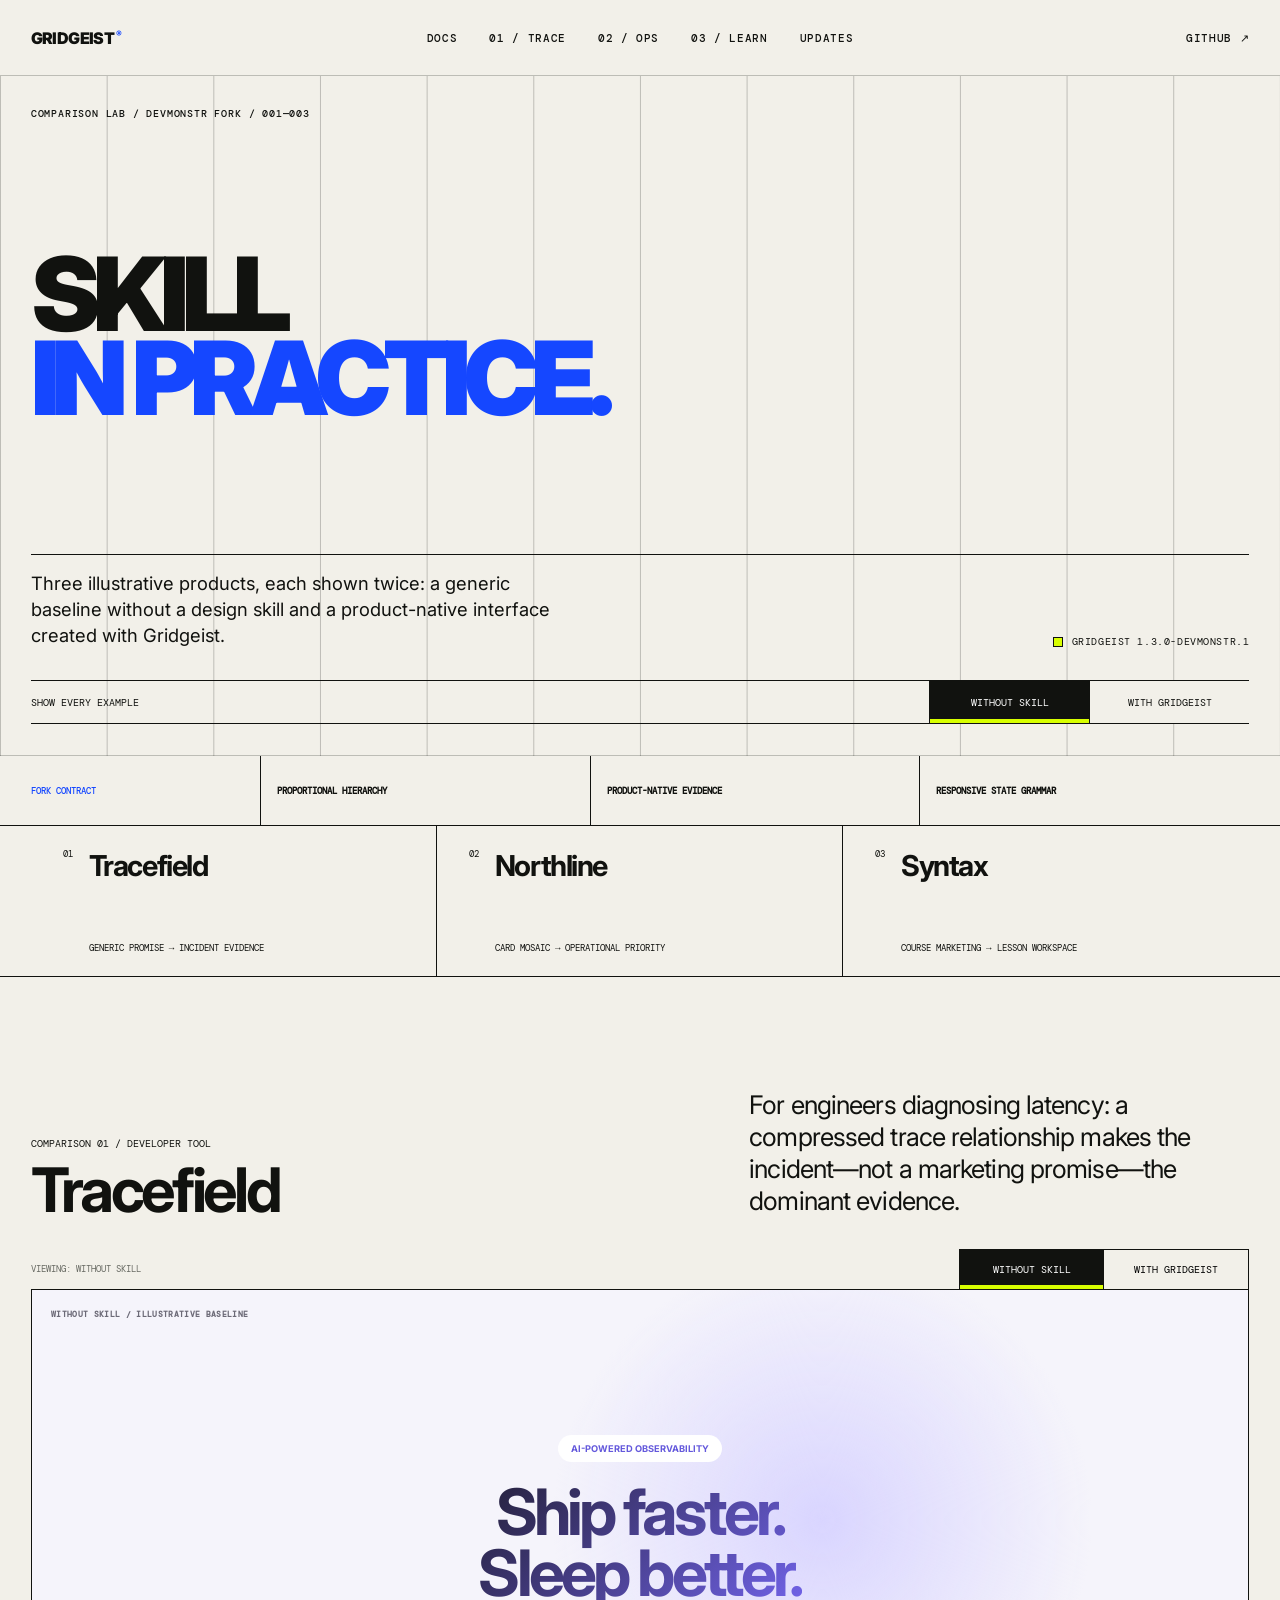
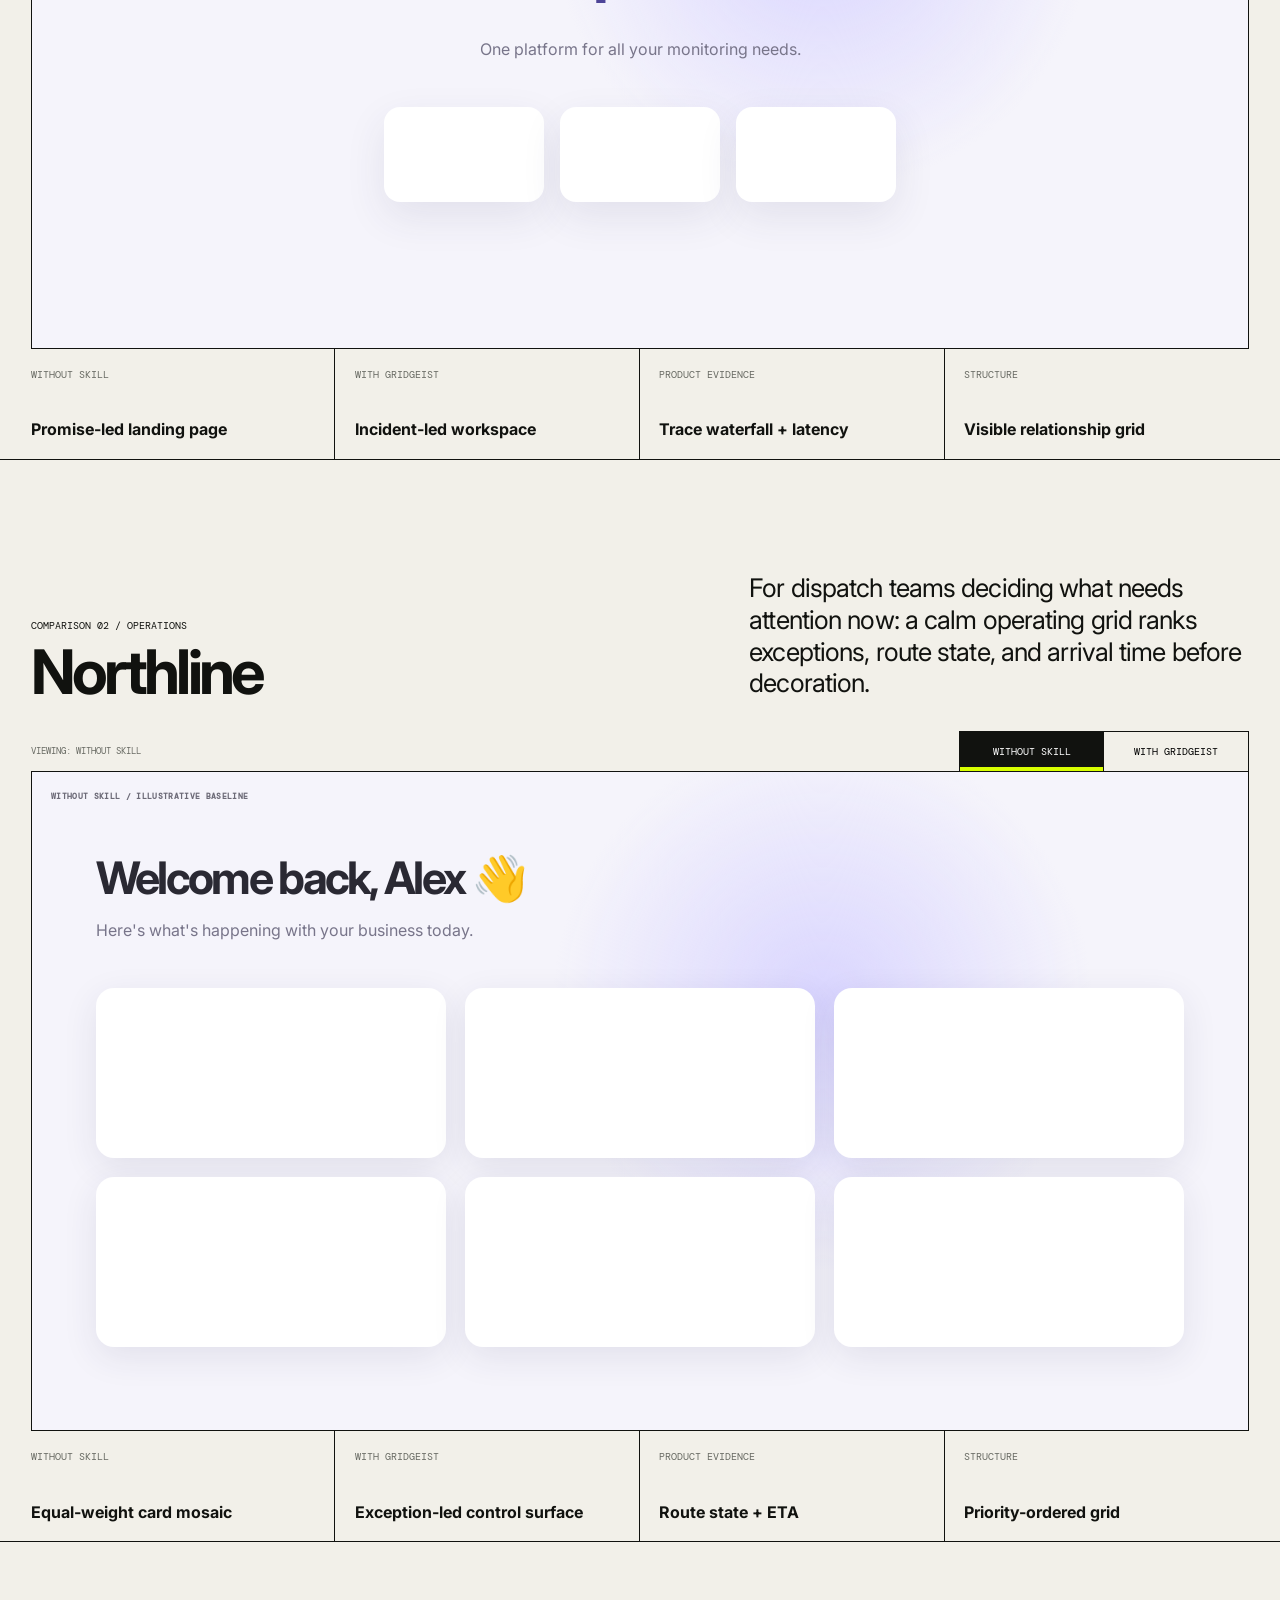
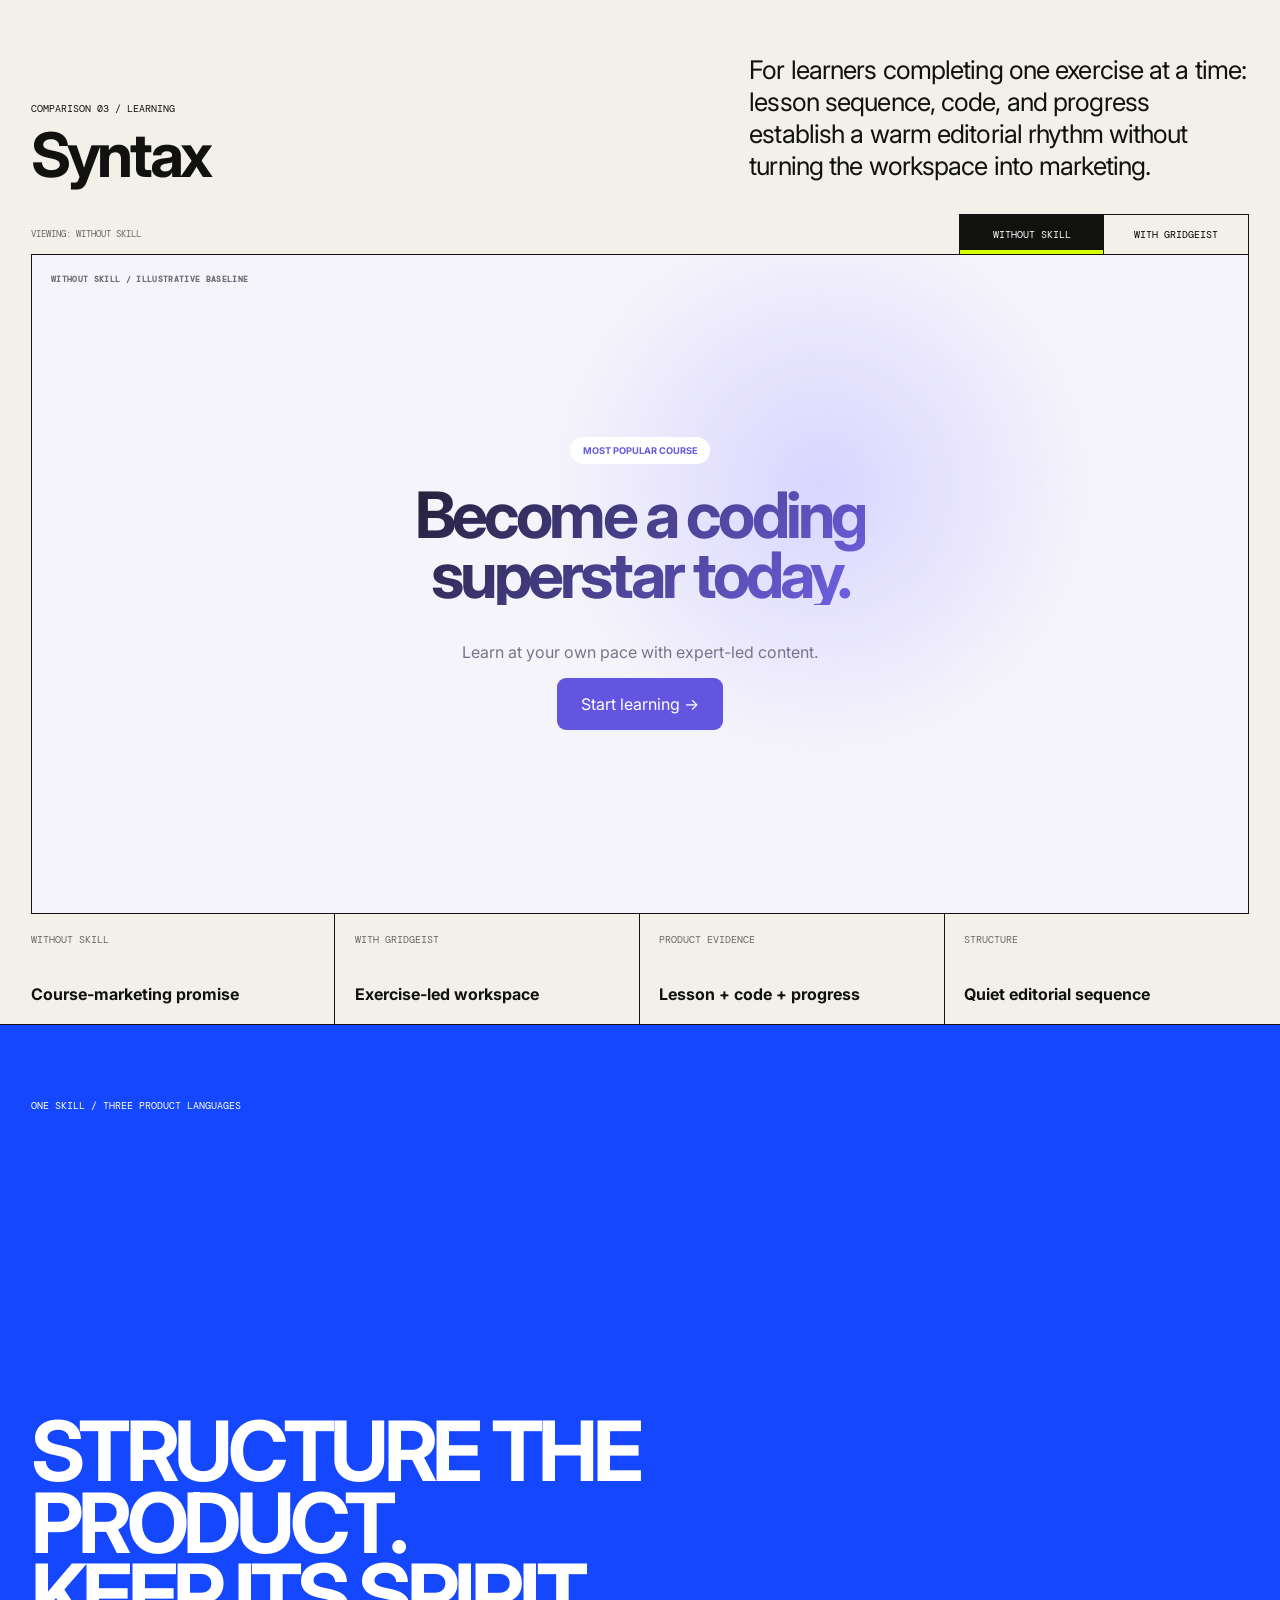
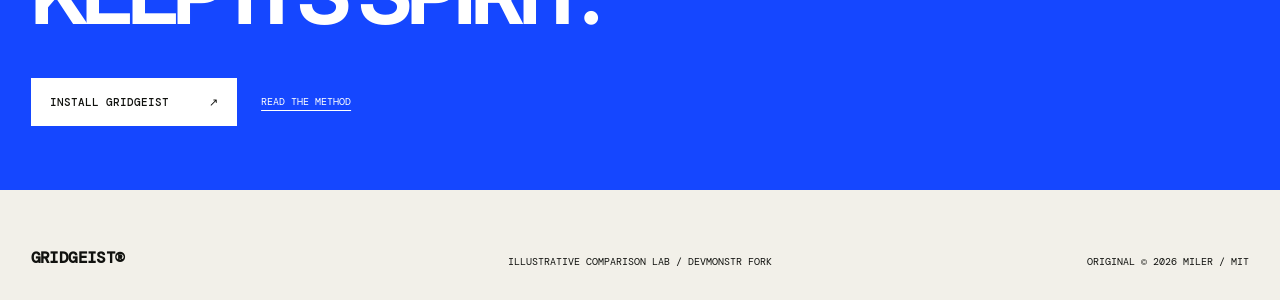
<file: site/examples/index.html>
<!doctype html>
<html lang="en">
  <head>
    <meta charset="UTF-8" />
    <meta name="viewport" content="width=device-width, initial-scale=1.0" />
    <meta name="description" content="Three live comparisons showing interfaces without a design skill and after applying the devmonstr Gridgeist skill." />
    <title>Examples — Gridgeist</title>
    <link rel="canonical" href="https://devmonstr.github.io/gridgeist/examples/" />
    <meta property="og:type" content="website" />
    <meta property="og:site_name" content="Gridgeist" />
    <meta property="og:title" content="Gridgeist Examples — Without the skill / With Gridgeist" />
    <meta property="og:description" content="Three live product-interface comparisons built with the devmonstr Gridgeist fork." />
    <meta property="og:url" content="https://devmonstr.github.io/gridgeist/examples/" />
    <meta property="og:image" content="https://devmonstr.github.io/gridgeist/og-image.png" />
    <meta property="og:image:width" content="1200" />
    <meta property="og:image:height" content="630" />
    <meta property="og:image:alt" content="Gridgeist — Structure with spirit on a precise cobalt grid" />
    <meta property="og:locale" content="en_US" />
    <meta name="twitter:card" content="summary_large_image" />
    <meta name="twitter:title" content="Gridgeist Examples — Without the skill / With Gridgeist" />
    <meta name="twitter:description" content="Three live product-interface comparisons built with the devmonstr Gridgeist fork." />
    <meta name="twitter:image" content="https://devmonstr.github.io/gridgeist/og-image.png" />
    <link rel="icon" href="../favicon.ico" sizes="any" />
    <link rel="stylesheet" href="../styles.css" />
    <link rel="stylesheet" href="./examples.css" />
    <script src="./examples.js" defer></script>
  </head>
  <body>
    <a class="skip-link" href="#main">Skip to content</a>
    <header class="site-header">
      <a class="wordmark" href="../">GRIDGEIST<span>®</span></a>
      <nav class="desktop-nav" aria-label="Primary navigation"><a href="../docs/">Docs</a><a href="#observability">01 / Trace</a><a href="#operations">02 / Ops</a><a href="#learning">03 / Learn</a><a href="../updates/">Updates</a></nav>
      <details class="mobile-menu"><summary>Menu</summary><nav aria-label="Mobile navigation"><a href="../docs/">Docs</a><a href="#observability">01 / Trace</a><a href="#operations">02 / Ops</a><a href="#learning">03 / Learn</a><a href="../updates/">Updates</a></nav></details>
      <div class="header-actions"><a class="header-github" href="https://github.com/devmonstr/gridgeist">GitHub ↗</a></div>
    </header>

    <main id="main">
      <section class="gallery-hero">
        <p class="eyebrow">Comparison lab / devmonstr fork / 001—003</p>
        <h1><span>SKILL</span><span>IN PRACTICE.</span></h1>
        <div class="gallery-intro"><p>Three illustrative products, each shown twice: a generic baseline without a design skill and a product-native interface created with Gridgeist.</p><span class="version-mark">GRIDGEIST 1.3.0-DEVMONSTR.1</span></div>
        <div class="gallery-switch" role="group" aria-label="Change every comparison">
          <span>Show every example</span>
          <button data-gallery-view="before" aria-pressed="true">Without skill</button>
          <button data-gallery-view="after" aria-pressed="false">With Gridgeist</button>
        </div>
      </section>

      <aside class="gallery-contract" aria-label="Gridgeist contract shared by all examples"><span>FORK CONTRACT</span><b>Proportional hierarchy</b><b>Product-native evidence</b><b>Responsive state grammar</b></aside>

      <nav class="specimen-index" aria-label="Example index">
        <a href="#observability"><span>01</span><strong>Tracefield</strong><small>Generic promise → incident evidence</small></a>
        <a href="#operations"><span>02</span><strong>Northline</strong><small>Card mosaic → operational priority</small></a>
        <a href="#learning"><span>03</span><strong>Syntax</strong><small>Course marketing → lesson workspace</small></a>
      </nav>

      <article class="case reveal" id="observability">
        <header class="case-head"><div><p>COMPARISON 01 / DEVELOPER TOOL</p><h2>Tracefield</h2></div><p class="case-thesis">For engineers diagnosing latency: a compressed trace relationship makes the incident—not a marketing promise—the dominant evidence.</p></header>
        <div class="case-controls" role="group" aria-label="Tracefield comparison"><output data-case-status="trace" aria-live="polite">Viewing: without skill</output><button data-case="trace" data-view="before" aria-pressed="true">Without skill</button><button data-case="trace" data-view="after" aria-pressed="false">With Gridgeist</button></div>
        <div class="stage trace-stage" data-case-stage="trace" data-state="before">
          <section class="generic-before" aria-label="Tracefield without a design skill"><span class="surface-label">WITHOUT SKILL / ILLUSTRATIVE BASELINE</span><span class="generic-pill">AI-POWERED OBSERVABILITY</span><h3>Ship faster.<br />Sleep better.</h3><p>One platform for all your monitoring needs.</p><div class="generic-row" aria-hidden="true"><i></i><i></i><i></i></div></section>
          <section class="trace-after" aria-label="Tracefield with Gridgeist"><aside><span class="surface-label surface-label-dark">WITH GRIDGEIST / SAMPLE DATA</span><b>TRACEFIELD</b><nav><span>Overview</span><span class="active">Live traces</span><span>Services</span><span>Alerts</span></nav><small><i></i> US-EAST / HEALTHY</small></aside><div class="trace-work"><header><span>INCIDENT / PAYMENTS-API / SEV-2</span><b>P95 482ms</b></header><div class="waterfall"><span style="--w:88%;--d:0%">gateway.request <em>482ms</em></span><span style="--w:67%;--d:8%">auth.verify <em>326ms</em></span><span style="--w:31%;--d:24%">postgres.query <em>151ms</em></span><span style="--w:16%;--d:55%">stripe.charge <em>78ms</em></span></div><footer><strong>1,842</strong><span>sampled traces<br />last 15 minutes</span><code>trace_id 8f2a—91de</code></footer></div></section>
        </div>
        <footer class="case-notes"><div><span>Without skill</span><b>Promise-led landing page</b></div><div><span>With Gridgeist</span><b>Incident-led workspace</b></div><div><span>Product evidence</span><b>Trace waterfall + latency</b></div><div><span>Structure</span><b>Visible relationship grid</b></div></footer>
      </article>

      <article class="case reveal" id="operations">
        <header class="case-head"><div><p>COMPARISON 02 / OPERATIONS</p><h2>Northline</h2></div><p class="case-thesis">For dispatch teams deciding what needs attention now: a calm operating grid ranks exceptions, route state, and arrival time before decoration.</p></header>
        <div class="case-controls" role="group" aria-label="Northline comparison"><output data-case-status="ops" aria-live="polite">Viewing: without skill</output><button data-case="ops" data-view="before" aria-pressed="true">Without skill</button><button data-case="ops" data-view="after" aria-pressed="false">With Gridgeist</button></div>
        <div class="stage ops-stage" data-case-stage="ops" data-state="before">
          <section class="generic-before generic-dashboard" aria-label="Northline without a design skill"><span class="surface-label">WITHOUT SKILL / ILLUSTRATIVE BASELINE</span><h3>Welcome back, Alex 👋</h3><p>Here's what's happening with your business today.</p><div class="dashboard-cards" aria-hidden="true"><i></i><i></i><i></i><i></i><i></i><i></i></div></section>
          <section class="ops-after" aria-label="Northline with Gridgeist"><span class="surface-label">WITH GRIDGEIST / FICTIONAL OPERATING DATA</span><header><b>NORTHLINE / CONTROL</b><nav>Network &nbsp; Fleet &nbsp; Exceptions</nav><span><i></i> LIVE / 14:32 UTC</span></header><div class="ops-summary"><div><small>ACTIVE ROUTES</small><strong>148</strong><em>+12 today</em></div><div><small>ON-TIME</small><strong>96.4%</strong><em>target 95%</em></div><div class="attention"><small>NEEDS ATTENTION</small><strong>03</strong><em>2 high priority</em></div></div><div class="ops-table"><div class="table-head"><span>ROUTE</span><span>STATE</span><span>ETA</span><span>LOAD</span></div><div class="priority-row"><b>NL—2048</b><span class="status late">DELAYED</span><span>14:58</span><span>82%</span></div><div><b>NL—1831</b><span class="status">ON TIME</span><span>15:06</span><span>64%</span></div><div><b>NL—2190</b><span class="status">ON TIME</span><span>15:21</span><span>91%</span></div></div></section>
        </div>
        <footer class="case-notes"><div><span>Without skill</span><b>Equal-weight card mosaic</b></div><div><span>With Gridgeist</span><b>Exception-led control surface</b></div><div><span>Product evidence</span><b>Route state + ETA</b></div><div><span>Structure</span><b>Priority-ordered grid</b></div></footer>
      </article>

      <article class="case reveal" id="learning">
        <header class="case-head"><div><p>COMPARISON 03 / LEARNING</p><h2>Syntax</h2></div><p class="case-thesis">For learners completing one exercise at a time: lesson sequence, code, and progress establish a warm editorial rhythm without turning the workspace into marketing.</p></header>
        <div class="case-controls" role="group" aria-label="Syntax comparison"><output data-case-status="learn" aria-live="polite">Viewing: without skill</output><button data-case="learn" data-view="before" aria-pressed="true">Without skill</button><button data-case="learn" data-view="after" aria-pressed="false">With Gridgeist</button></div>
        <div class="stage learn-stage" data-case-stage="learn" data-state="before">
          <section class="generic-before generic-course" aria-label="Syntax without a design skill"><span class="surface-label">WITHOUT SKILL / ILLUSTRATIVE BASELINE</span><span class="generic-pill">MOST POPULAR COURSE</span><h3>Become a coding<br />superstar today.</h3><p>Learn at your own pace with expert-led content.</p><button type="button">Start learning →</button></section>
          <section class="learn-after" aria-label="Syntax with Gridgeist"><aside><span class="surface-label">WITH GRIDGEIST / SAMPLE LESSON</span><b>SYNTAX_</b><span>MODULE 02 / 06</span><ol><li class="done">01 Variables <small>Complete</small></li><li class="active">02 Functions <small>Current</small></li><li>03 Objects</li><li>04 Async</li></ol><small>PROGRESS 38%</small></aside><div class="lesson"><header><span>02.04 / TRANSFORM</span><span>12 MIN</span></header><h3>Functions as<br />small machines.</h3><pre><code><i>const</i> transform = (input) =&gt; {
  <b>return</b> input.map(normalize);
};</code></pre><footer><span>← Previous</span><b>Run exercise →</b></footer></div></section>
        </div>
        <footer class="case-notes"><div><span>Without skill</span><b>Course-marketing promise</b></div><div><span>With Gridgeist</span><b>Exercise-led workspace</b></div><div><span>Product evidence</span><b>Lesson + code + progress</b></div><div><span>Structure</span><b>Quiet editorial sequence</b></div></footer>
      </article>

      <section class="gallery-cta reveal"><p>ONE SKILL / THREE PRODUCT LANGUAGES</p><h2>Structure the product.<br />Keep its spirit.</h2><div><a class="button button-light" href="../#install">Install Gridgeist <span>↗</span></a><a class="gallery-doc-link" href="../docs/">Read the method</a></div></section>
    </main>
    <footer><a class="wordmark" href="../">GRIDGEIST®</a><p>Illustrative comparison lab / devmonstr fork</p><p>Original © 2026 Miler / MIT</p></footer>
  </body>
</html>
</file>
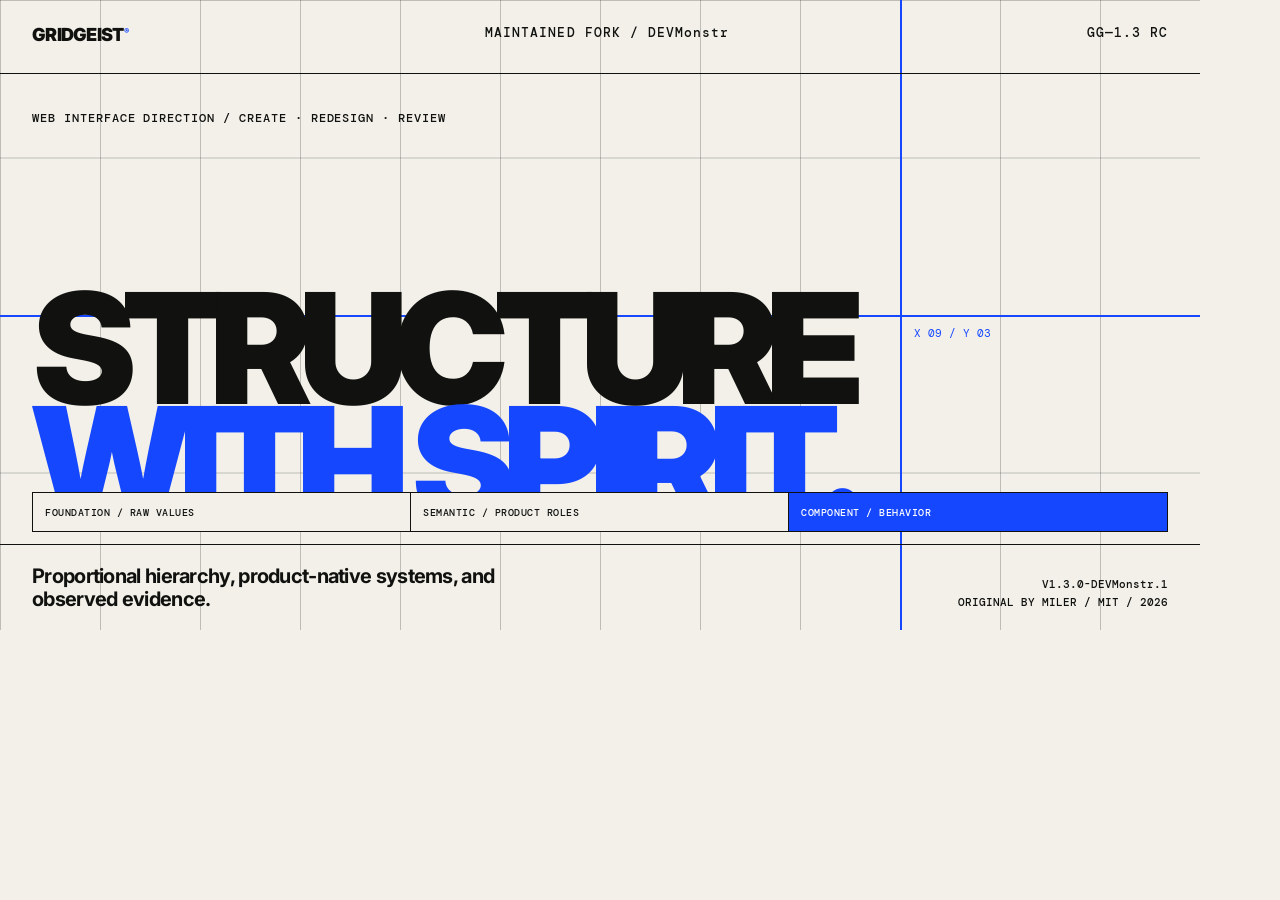
<file: site/og/index.html>
<!doctype html>
<html lang="en">
  <head>
    <meta charset="UTF-8" />
    <meta name="viewport" content="width=1200, initial-scale=1" />
    <meta name="robots" content="noindex" />
    <title>Gridgeist social card</title>
    <link rel="icon" href="../favicon.ico" sizes="any" />
    <style>
      @import url("https://fonts.googleapis.com/css2?family=DM+Mono:wght@400;500&family=Inter:wght@700;800;900&display=swap");
      * { box-sizing: border-box; }
      html, body { width: 1200px; height: 630px; margin: 0; overflow: hidden; }
      body { background: #f2f0e9; color: #11120f; font-family: Inter, Arial, sans-serif; position: relative; }
      .grid { position: absolute; inset: 0; background-image: linear-gradient(to right,rgba(17,18,15,.23) 1px,transparent 1px),linear-gradient(to bottom,rgba(17,18,15,.23) 1px,transparent 1px); background-size: 100px 100%,100% 157.5px; }
      .axis-x,.axis-y { position: absolute; background: #1547ff; }
      .axis-x { height: 2px; left: 0; right: 0; top: 315px; }
      .axis-y { width: 2px; top: 0; bottom: 0; left: 900px; }
      header { height: 74px; padding: 24px 32px; display: flex; justify-content: space-between; border-bottom: 1px solid #11120f; position: relative; z-index: 2; font: 500 13px "DM Mono",monospace; letter-spacing: .08em; }
      .brand { font-family: Inter,sans-serif; font-weight: 900; font-size: 18px; letter-spacing: -.04em; }
      .brand sup { color: #1547ff; font-size: 8px; }
      main { position: relative; z-index: 2; height: 470px; padding: 36px 32px 24px; display: flex; flex-direction: column; justify-content: space-between; }
      .kicker { margin: 0; font: 500 12px "DM Mono",monospace; letter-spacing: .08em; text-transform: uppercase; }
      h1 { margin: 0; font-size: 154px; line-height: .74; letter-spacing: -.085em; font-weight: 900; text-transform: uppercase; }
      h1 span { display: block; }
      h1 span:last-child { color: #1547ff; }
      footer { height: 86px; padding: 18px 32px; display: flex; justify-content: space-between; align-items: end; border-top: 1px solid #11120f; position: relative; z-index: 2; }
      footer p { width: 535px; margin: 0; font-size: 20px; line-height: 1.18; font-weight: 700; letter-spacing: -.035em; }
      footer span { font: 500 11px "DM Mono",monospace; text-align: right; line-height: 1.7; }
      .contract { position: absolute; left: 32px; right: 32px; bottom: 98px; z-index: 3; display: grid; grid-template-columns: repeat(3,1fr); border: 1px solid #11120f; background: #f2f0e9; }
      .contract span { min-height: 38px; padding: 0 12px; display: flex; align-items: center; border-right: 1px solid #11120f; font: 500 10px "DM Mono",monospace; letter-spacing: .05em; text-transform: uppercase; }
      .contract span:last-child { border-right: 0; background: #1547ff; color: white; }
      .coordinate { position: absolute; left: 914px; top: 326px; color: #1547ff; font: 11px "DM Mono",monospace; z-index: 3; }
    </style>
  </head>
  <body>
    <div class="grid" aria-hidden="true"><i class="axis-x"></i><i class="axis-y"></i></div>
    <span class="coordinate">X 09 / Y 03</span>
    <header><span class="brand">GRIDGEIST<sup>®</sup></span><span>MAINTAINED FORK / DEVMonstr</span><span>GG—1.3 RC</span></header>
    <main><p class="kicker">Web interface direction / Create · Redesign · Review</p><h1><span>Structure</span><span>with spirit.</span></h1></main>
    <div class="contract" aria-hidden="true"><span>Foundation / raw values</span><span>Semantic / product roles</span><span>Component / behavior</span></div>
    <footer><p>Proportional hierarchy, product-native systems, and observed evidence.</p><span>V1.3.0-DEVMonstr.1<br />ORIGINAL BY MILER / MIT / 2026</span></footer>
  </body>
</html>
</file>
<file: site/styles.css>
@import url("https://fonts.googleapis.com/css2?family=DM+Mono:wght@300;400;500&family=Inter:wght@400;500;600;700;800;900&display=swap");

:root {
  /* Foundation */
  --foundation-paper-100: #f2f0e9;
  --foundation-paper-0: #ffffff;
  --foundation-ink-900: #11120f;
  --foundation-ink-600: #686a63;
  --foundation-cobalt-600: #1547ff;
  --foundation-acid-400: #d8ff00;
  --foundation-danger-600: #b93a21;
  --foundation-rule: rgba(17, 18, 15, 0.23);
  --foundation-rule-inverse: rgba(255, 255, 255, 0.34);
  --foundation-space-1: .5rem;
  --foundation-space-2: 1rem;
  --foundation-space-3: 1.5rem;
  --foundation-space-4: 2rem;
  --foundation-space-6: 3rem;
  --foundation-space-8: 4rem;
  --foundation-motion-fast: 160ms;
  --foundation-motion-base: 280ms;
  --foundation-motion-reveal: 700ms;
  --font-metadata: "DM Mono", monospace;
  --font-interface: "Inter", Arial, sans-serif;
  --type-display-hero: clamp(3.5rem, 8.4vw, 8rem);
  --type-display-section: clamp(2.75rem, 5vw, 5rem);
  --type-heading-section: clamp(2.25rem, 4vw, 4rem);

  /* Semantic */
  --color-canvas: var(--foundation-paper-100);
  --color-surface: var(--foundation-paper-0);
  --color-text: var(--foundation-ink-900);
  --color-text-muted: var(--foundation-ink-600);
  --color-border: var(--foundation-rule);
  --color-border-inverse: var(--foundation-rule-inverse);
  --color-action: var(--foundation-cobalt-600);
  --color-action-foreground: var(--foundation-paper-0);
  --color-focus: var(--foundation-acid-400);
  --color-success: #187650;
  --color-warning: #a94b22;
  --color-destructive: var(--foundation-danger-600);
  --color-inverse-surface: var(--foundation-ink-900);
  --color-inverse-text: var(--foundation-paper-0);

  /* Shared component roles */
  --component-control-height: 48px;
  --component-focus-width: 3px;
  --component-rule: 1px solid var(--color-border);
  --component-rule-strong: 1px solid var(--color-text);
  --component-transition: var(--foundation-motion-fast) ease;

  /* Stable compatibility aliases */
  --paper: var(--color-canvas);
  --ink: var(--color-text);
  --muted: var(--color-text-muted);
  --line: var(--color-border);
  --blue: var(--color-action);
  --acid: var(--color-focus);
  --mono: var(--font-metadata);
  --sans: var(--font-interface);
  --container-wide: 1280px;
  --container-copy: 760px;
  --page-gutter: max(clamp(1rem, 2.4vw, 2rem), calc((100vw - var(--container-wide)) / 2));
}

* { box-sizing: border-box; }
html { scroll-behavior: smooth; }
body { margin: 0; background: var(--color-canvas); color: var(--color-text); font-family: var(--font-interface); }
a { color: inherit; }
button { font: inherit; }
::selection { background: var(--blue); color: white; }

.skip-link { position: fixed; left: 1rem; top: -5rem; z-index: 50; background: white; padding: .8rem 1rem; }
.skip-link:focus { top: 1rem; }
.site-header { height: 76px; padding: 0 var(--page-gutter); display: grid; grid-template-columns: 1fr auto 1fr; align-items: center; border-bottom: 1px solid var(--line); position: relative; z-index: 5; }
.wordmark { font-size: 1rem; font-weight: 900; letter-spacing: -.04em; text-decoration: none; }
.wordmark span { color: var(--blue); font-size: .55em; vertical-align: top; margin-left: .15rem; }
.site-header > nav { display: flex; gap: 2rem; }
.mobile-menu { display: none; }
.header-actions { justify-self: end; display: flex; gap: 1.2rem; align-items: center; }
.site-header > nav a, .header-github, .header-language { font: 500 .68rem var(--mono); text-transform: uppercase; text-decoration: none; letter-spacing: .06em; }
.site-header > nav a:hover, .header-github:hover, .header-language:hover { color: var(--color-action); }
.site-header a[aria-current="page"] { text-decoration: underline; text-decoration-color: var(--color-action); text-decoration-thickness: 2px; text-underline-offset: .45rem; }
.header-github { justify-self: end; }
:where(a, button, summary):focus-visible { outline: var(--component-focus-width) solid var(--color-focus); outline-offset: 3px; }

.hero { min-height: calc(100svh - 76px); padding: 2.4vw var(--page-gutter); display: grid; grid-template-columns: minmax(0, 1fr); grid-template-rows: auto 1fr auto auto; position: relative; overflow: hidden; border-bottom: 1px solid var(--line); }
.hero-grid { position: absolute; inset: 0; pointer-events: none; background-image: linear-gradient(to right, var(--line) 1px, transparent 1px), linear-gradient(to bottom, var(--line) 1px, transparent 1px); background-size: calc(100% / 12) 100%, 100% 25%; opacity: .6; }
.axis { position: absolute; z-index: 1; background: var(--blue); transition: transform .1s linear; }
.axis-x { height: 1px; left: 0; right: 0; top: var(--pointer-y, 52%); }
.axis-y { width: 1px; top: 0; bottom: 0; left: var(--pointer-x, 72%); }
.coordinate { position: absolute; top: calc(var(--pointer-y, 52%) + 8px); left: calc(var(--pointer-x, 72%) + 8px); color: var(--blue); font: .58rem var(--mono); }
.eyebrow, .section-label { margin: 0; font: 500 .63rem var(--mono); letter-spacing: .08em; text-transform: uppercase; }
.hero-kicker { z-index: 2; padding-top: .3rem; }
.hero h1 { align-self: center; max-width: 12ch; margin: 2rem 0; z-index: 2; font-size: var(--type-display-hero); line-height: .82; letter-spacing: -.075em; font-weight: 900; text-transform: uppercase; }
.hero h1 span { display: block; transform: translateY(30px); opacity: 0; animation: rise .8s cubic-bezier(.2,.7,.1,1) forwards; }
.hero h1 span:last-child { color: var(--blue); animation-delay: .12s; }
.hero-footer { z-index: 2; display: flex; justify-content: space-between; align-items: end; border-top: 1px solid var(--ink); padding-top: 1rem; }
.hero-footer p { max-width: 520px; margin: 0; font-size: clamp(1rem, 1.4vw, 1.4rem); line-height: 1.35; letter-spacing: -.03em; }
.button { min-height: var(--component-control-height); padding: 0 1.2rem; display: inline-flex; align-items: center; justify-content: space-between; gap: 2.5rem; text-decoration: none; font: 500 .7rem var(--mono); text-transform: uppercase; transition: background var(--component-transition), color var(--component-transition), transform var(--component-transition); }
.button:hover { transform: translateY(-2px); }
.button-dark { background: var(--ink); color: white; }
.button-dark:hover { background: var(--blue); }
.hero-index { z-index: 2; padding-top: 2rem; display: grid; grid-template-columns: repeat(3, 1fr); font: .55rem var(--mono); }
.hero-index span:nth-child(2) { text-align: center; }
.hero-index span:last-child { text-align: right; }

.statement { display: grid; grid-template-columns: 1fr 3fr; gap: 2rem; padding: 8rem var(--page-gutter); border-bottom: 1px solid var(--line); }
.statement > div { max-width: 1050px; }
.statement h2, .comparison h2, .modes h2, .adaptation h2, .proof h2, .install h2 { margin: 0; font-weight: 800; letter-spacing: -.065em; line-height: .94; }
.statement h2 { font-size: var(--type-display-section); }
.statement div p { max-width: 650px; margin: 3rem 0 0 auto; font-size: clamp(1.2rem, 2.1vw, 2rem); line-height: 1.25; letter-spacing: -.035em; }

.comparison { padding: 7rem var(--page-gutter); }
.comparison-head { display: flex; justify-content: space-between; align-items: end; margin-bottom: 3rem; }
.comparison h2, .modes h2 { margin-top: 1.5rem; font-size: var(--type-display-section); }
.view-switch { display: flex; border: 1px solid var(--ink); }
.view-switch button { border: 0; border-right: 1px solid var(--ink); padding: .85rem 1.4rem; background: transparent; cursor: pointer; font: .67rem var(--mono); text-transform: uppercase; }
.view-switch button:last-child { border-right: 0; }
.view-switch button[aria-pressed="true"] { background: var(--color-inverse-surface); color: var(--color-inverse-text); box-shadow: inset 0 -4px var(--color-focus); }
.demo { min-height: 620px; border: 1px solid var(--ink); position: relative; overflow: hidden; background: #e7e8e2; }
.demo-bar { height: 44px; padding: 0 1rem; display: grid; grid-template-columns: 1fr 1fr 1fr; align-items: center; border-bottom: 1px solid var(--ink); font: .58rem var(--mono); }
.demo-bar span:nth-child(2) { text-align: center; }
.demo-status { text-align: right; color: var(--blue); }
.demo-before { min-height: 575px; display: flex; flex-direction: column; align-items: center; justify-content: center; text-align: center; background: radial-gradient(circle at 70% 30%, rgba(21,71,255,.18), transparent 28%), #eff0f5; transition: opacity .3s, transform .4s; }
.fake-pill { padding: .45rem .8rem; border-radius: 99px; background: white; color: #6158d7; font-size: .58rem; font-weight: 700; }
.demo-before h3 { margin: 1.2rem 0; font-size: clamp(2.5rem, 4.5vw, 4.5rem); line-height: .95; letter-spacing: -.055em; background: linear-gradient(135deg,#15152a,#6256e9); color: transparent; background-clip: text; }
.demo-before p { max-width: 430px; color: #6c6e80; }
.fake-cards { display: flex; gap: 1rem; margin-top: 2rem; }
.fake-cards i { width: 130px; height: 80px; border-radius: 16px; background: rgba(255,255,255,.8); box-shadow: 0 12px 35px rgba(40,40,90,.12); }
.demo-after { min-height: 575px; display: none; grid-template-columns: 1fr 3fr; background: var(--ink); color: white; }
.demo-after aside { padding: 2rem; display: flex; flex-direction: column; border-right: 1px solid #55564f; }
.demo-after aside span, .demo-after aside small, .lesson-meta { font: .6rem var(--mono); text-transform: uppercase; }
.demo-after aside strong { margin: auto 0; font-size: clamp(1.8rem, 3vw, 3rem); line-height: .95; letter-spacing: -.06em; }
.lesson-pane { padding: 2rem; display: flex; flex-direction: column; position: relative; background-image: linear-gradient(to right, #30312d 1px, transparent 1px); background-size: 25%; }
.lesson-number { align-self: end; color: var(--acid); font: 3rem var(--mono); }
.lesson-pane h3 { margin: auto 0; font-size: clamp(2.75rem, 5vw, 5.5rem); line-height: .86; letter-spacing: -.065em; text-transform: uppercase; }
.lesson-meta { padding-top: 1.2rem; display: flex; justify-content: space-between; border-top: 1px solid #77786f; }
.demo[data-state="after"] .demo-before { display: none; }
.demo[data-state="after"] .demo-after { display: grid; }

.modes { padding: 8rem var(--page-gutter); display: grid; grid-template-columns: 1fr 1.5fr; gap: 7vw; border-top: 1px solid var(--line); }
.mode-list { margin: 0; padding: 0; list-style: none; border-top: 1px solid var(--ink); }
.mode-list li { padding: 1.6rem 0; display: grid; grid-template-columns: 55px 1fr auto; align-items: start; gap: 1rem; border-bottom: 1px solid var(--ink); }
.mode-list li > span { font: .6rem var(--mono); }
.mode-list h3 { margin: 0 0 .7rem; font-size: clamp(1.8rem, 3vw, 3.2rem); letter-spacing: -.05em; }
.mode-list p { max-width: 480px; margin: 0; color: var(--muted); line-height: 1.5; }
.mode-list b { font-size: 1.5rem; font-weight: 400; }

.section-label-light { color: rgba(255,255,255,.7); }
.adaptation { padding-inline: var(--page-gutter); display: grid; grid-template-columns: .82fr 1.65fr; background: var(--ink); color: white; }
.adaptation-intro { min-height: 760px; padding: 6rem 4vw 3rem 0; display: flex; flex-direction: column; }
.adaptation h2 { margin-top: auto; font-size: var(--type-display-section); }
.adaptation-intro > p:last-child { max-width: 440px; margin: 2rem 0 0; color: #aaa; font-size: 1.05rem; line-height: 1.5; }
.specimen-grid { display: grid; grid-template-columns: 1fr 1fr; border-left: 1px solid #55564f; }
.specimen { min-width: 0; min-height: 380px; padding: 1.5rem; display: flex; flex-direction: column; border-right: 1px solid #55564f; border-bottom: 1px solid #55564f; }
.specimen:nth-child(even) { border-right: 0; }
.specimen:nth-child(n+3) { border-bottom: 0; }
.specimen header { display: flex; justify-content: space-between; gap: 1rem; font: .58rem var(--mono); text-transform: uppercase; }
.specimen header b { font-weight: 500; }
.specimen > p { margin: 1.4rem 0 0; max-width: 360px; color: inherit; opacity: .72; line-height: 1.45; }
.trace-mini { flex: 1; margin-top: 2rem; padding: 1rem; position: relative; border: 1px solid #55564f; background-image: linear-gradient(to right,#30312d 1px,transparent 1px); background-size: 25%; }
.trace-mini i { width: 8px; height: 8px; display: block; border-radius: 50%; background: var(--acid); box-shadow: 0 0 0 6px #d8ff0020; }
.trace-mini p { margin: 1.4rem 0 0; padding-bottom: .7rem; display: flex; justify-content: space-between; border-bottom: 1px solid #55564f; font: .58rem var(--mono); }
.trace-mini b { color: var(--acid); }
.specimen-quiet { background: var(--paper); color: var(--ink); }
.editorial-mini { flex: 1; min-height: 190px; margin-top: 2rem; display: grid; grid-template-columns: 1.25fr .75fr; grid-template-rows: 1fr auto; gap: .7rem; }
.editorial-mini i:first-child { grid-row: 1 / 3; background: var(--blue); clip-path: polygon(0 10%,100% 0,82% 100%,8% 84%); }
.editorial-mini i:nth-child(2) { background: #d2b9a0; transform: translateY(1.2rem); }
.editorial-mini small { align-self: end; font: .52rem/1.4 var(--mono); }
.specimen-invisible { background: var(--blue); }
.canvas-mini { flex: 1; min-height: 190px; margin-top: 2rem; padding: 1rem; display: grid; grid-template-columns: 1fr auto; grid-template-rows: 1fr auto auto auto; gap: .55rem; background: #fffdf5; color: var(--ink); }
.canvas-mini span { grid-row: 1 / -1; position: relative; border: 1px solid #c9c7bf; background: linear-gradient(155deg,transparent 43%,#f16b52 44% 48%,transparent 49%),linear-gradient(25deg,transparent 47%,#1547ff 48% 52%,transparent 53%); }
.canvas-mini i { width: 26px; height: 26px; border: 6px solid var(--ink); border-radius: 50%; }
.canvas-mini b { width: 30px; height: 30px; display: grid; place-items: center; border: 1px solid; font-size: .65rem; }
.specimen-state { background: var(--acid); color: var(--ink); }
.ledger-mini { flex: 1; margin-top: 2rem; border-top: 1px solid; }
.ledger-mini p { margin: 0; padding: 1rem 0; display: grid; grid-template-columns: 1fr auto; align-items: end; border-bottom: 1px solid; }
.ledger-mini b { font-size: clamp(2.5rem,5vw,5rem); line-height: .8; letter-spacing: -.08em; }
.ledger-mini span { font: .55rem var(--mono); }
.ledger-mini i { width: 72%; height: 9px; margin-top: 1.5rem; display: block; background: linear-gradient(to right,var(--ink) 84%,#11120f35 84%); }

.proof { padding: 7rem var(--page-gutter); display: grid; grid-template-columns: .8fr 1.2fr 1fr; align-items: end; border-bottom: 1px solid var(--line); }
.proof-number { font-weight: 900; font-size: clamp(9rem, 22vw, 24rem); line-height: .67; letter-spacing: -.1em; color: var(--blue); }
.proof h2 { font-size: var(--type-heading-section); }
.proof-copy p { margin: 2rem 0; line-height: 1.5; color: var(--muted); }
.proof-copy .proof-note { padding: 1.2rem 0; border-top: 1px solid var(--line); border-bottom: 1px solid var(--line); font: .62rem/1.6 var(--mono); text-transform: uppercase; }
.proof-note b { margin-right: .5rem; color: var(--blue); font-size: 1.2rem; }
.proof-copy a { font: .67rem var(--mono); text-transform: uppercase; text-underline-offset: .3rem; }

.system-contract { padding: 7rem var(--page-gutter); border-bottom: var(--component-rule); background: var(--color-canvas); }
.contract-intro { display: grid; grid-template-columns: .7fr 1.3fr; gap: 7vw; align-items: end; margin-bottom: 3rem; }
.contract-intro h2 { max-width: 900px; margin: 1.5rem 0 0; font-size: var(--type-display-section); line-height: .94; letter-spacing: -.06em; }
.contract-intro > p { max-width: 520px; margin: 0; color: var(--color-text-muted); font-size: 1.05rem; line-height: 1.55; }
.contract-flow { display: grid; grid-template-columns: repeat(3, 1fr); border: var(--component-rule-strong); }
.contract-flow > div { min-width: 0; min-height: 112px; padding: 1.2rem; display: flex; flex-direction: column; justify-content: space-between; border-right: var(--component-rule-strong); }
.contract-flow > div:last-child { border-right: 0; background: var(--color-action); color: var(--color-action-foreground); }
.contract-flow span { font: 500 .58rem var(--font-metadata); letter-spacing: .06em; text-transform: uppercase; }
.contract-flow strong { font-size: clamp(1.25rem, 2vw, 2rem); letter-spacing: -.04em; }
.contract-grid { display: grid; grid-template-columns: repeat(4, 1fr); border-inline: var(--component-rule-strong); border-bottom: var(--component-rule-strong); }
.contract-card { min-width: 0; min-height: 250px; padding: 1.25rem; display: flex; flex-direction: column; border-right: var(--component-rule-strong); }
.contract-card:last-child { border-right: 0; }
.contract-card > span { font: 500 .58rem var(--font-metadata); letter-spacing: .06em; text-transform: uppercase; }
.contract-card strong { margin-top: auto; font-size: clamp(1.7rem, 2.5vw, 2.7rem); line-height: .95; letter-spacing: -.055em; }
.contract-card p { min-height: 4.2em; margin: 1rem 0 0; color: var(--color-text-muted); line-height: 1.45; }
.contract-card code { color: var(--color-action); font: 500 .66rem var(--font-metadata); }
.contract-card.is-state { background: var(--color-inverse-surface); color: var(--color-inverse-text); }
.contract-card.is-state p { color: rgba(255,255,255,.7); }
.contract-state { margin-top: 1.2rem; display: flex; flex-wrap: wrap; gap: .45rem; }
.contract-state i { min-height: 28px; padding: 0 .55rem; display: inline-flex; align-items: center; border: 1px solid currentColor; font: normal 500 .55rem var(--font-metadata); text-transform: uppercase; }
.contract-state i:last-child { border-left: 5px solid var(--color-focus); }
.version-mark { display: inline-flex; align-items: center; gap: .55rem; font: 500 .58rem var(--font-metadata); letter-spacing: .06em; text-transform: uppercase; }
.version-mark::before { width: 8px; height: 8px; content: ""; background: var(--color-focus); border: 1px solid currentColor; }

.field-proof { padding-inline: var(--page-gutter); display: grid; grid-template-columns: 1fr 1fr; background: var(--blue); color: white; }
.field-proof > div:first-child { min-height: 620px; padding: 6rem 3rem 3rem 0; display: flex; flex-direction: column; }
.field-proof h2 { margin: auto 0 2rem; font-size: var(--type-display-section); line-height: .92; letter-spacing: -.06em; }
.field-proof p:not(.section-label) { max-width: 480px; line-height: 1.5; }
.field-proof a { margin-top: 2rem; font: .65rem var(--mono); text-transform: uppercase; text-underline-offset: .3rem; }
.field-score { min-height: 620px; display: grid; grid-template-columns: 1fr auto; grid-template-rows: auto 1fr auto 1fr auto; align-items: center; padding: 3rem; border-left: 1px solid rgba(255,255,255,.5); font: .62rem var(--mono); }
.field-score span:last-child { align-self: end; }
.field-score b { grid-column: 2; font: 900 clamp(6rem, 13vw, 13rem)/.7 var(--sans); letter-spacing: -.1em; }
.field-score b:last-of-type { color: var(--acid); }
.field-score i { grid-column: 2; justify-self: center; font-size: 2rem; font-style: normal; }
.install { min-height: 85svh; padding: 5rem var(--page-gutter) 2rem; background: var(--ink); color: white; display: flex; flex-direction: column; }
.install h2 { max-width: 12ch; margin: auto 0 3rem; font-size: clamp(3.5rem, 7vw, 7rem); line-height: .88; text-transform: uppercase; }
.install-grid { display: grid; grid-template-columns: 1.2fr .8fr; border-top: 1px solid #62635d; }
.install-grid article { min-width: 0; padding: 1.5rem 0 1.5rem 1.5rem; border-bottom: 1px solid #62635d; border-left: 1px solid #62635d; }
.install-grid article:nth-child(2),.install-grid article:nth-child(3) { padding-right: 1.5rem; }
.install-grid .install-primary { grid-row: 1 / 3; padding-left: 0; padding-right: 1.5rem; border-left: 0; }
.install-grid article > div:first-child { display: flex; justify-content: space-between; gap: 1rem; font: .58rem var(--mono); }
.install-grid article small { color: var(--acid); }
.install-grid article > p { min-height: 3em; margin: 1.2rem 0; color: #aaa; line-height: 1.5; }
.command-line { display: flex; justify-content: space-between; align-items: center; border: 1px solid #62635d; }
.command-line code { min-width: 0; padding: 1.4rem; overflow-x: auto; white-space: pre; font: .72rem/1.8 var(--mono); }
.command-line-small code { font-size: .64rem; }
.copy-button { align-self: stretch; min-width: 100px; border: 0; border-left: 1px solid #62635d; background: transparent; color: white; cursor: pointer; font: .68rem var(--mono); text-transform: uppercase; }
.copy-button:hover, .copy-button.copied { background: var(--color-focus); color: var(--color-text); }
.copy-button.copied { box-shadow: inset 4px 0 var(--color-action); }
.install-actions { display: flex; justify-content: space-between; align-items: end; margin-top: 2rem; }
.button-light { background: white; color: var(--ink); }
.button-light:hover { background: var(--acid); }
.install-actions p { margin: 0; color: #aaa; text-align: right; font: .58rem/1.6 var(--mono); text-transform: uppercase; }
body > footer { min-height: 110px; padding: 2rem var(--page-gutter); display: grid; grid-template-columns: 1fr 1fr 1fr; align-items: end; font: .6rem var(--mono); text-transform: uppercase; }
body > footer p { margin: 0; }
body > footer p:nth-child(2) { text-align: center; }
body > footer p:last-child { text-align: right; }

.reveal { opacity: 0; transform: translateY(28px); transition: opacity .7s, transform .7s; }
.reveal.visible { opacity: 1; transform: none; }
@keyframes rise { to { transform: none; opacity: 1; } }

@media (max-width: 800px) {
  .site-header { height: 64px; padding: 0 1rem; grid-template-columns: 1fr auto auto; gap: .75rem; }
  .site-header > nav { display: none; }
  .mobile-menu { display: block; justify-self: end; position: relative; font: 500 .64rem var(--mono); text-transform: uppercase; }
  .mobile-menu summary { min-height: 44px; display: inline-flex; align-items: center; cursor: pointer; list-style: none; }
  .mobile-menu summary::-webkit-details-marker { display: none; }
  .mobile-menu summary::after { content: "+"; margin-left: .45rem; color: var(--blue); }
  .mobile-menu[open] summary::after { content: "−"; }
  .mobile-menu[open] summary { text-decoration: underline; text-decoration-color: var(--color-action); text-underline-offset: .35rem; }
  .mobile-menu nav { width: min(280px,calc(100vw - 2rem)); padding: .5rem 1rem; display: grid; position: absolute; z-index: 20; top: 52px; right: 0; background: var(--ink); color: white; box-shadow: 0 18px 40px #11120f30; }
  .mobile-menu nav a { min-height: 48px; display: flex; align-items: center; border-bottom: 1px solid #55564f; text-decoration: none; }
  .mobile-menu nav a:last-child { border-bottom: 0; }
  .site-header .wordmark, .header-github, .header-language { min-height: 44px; display: inline-flex; align-items: center; }
  .hero { min-height: calc(100svh - 64px); padding: 1rem; }
  .hero-grid { background-size: 25% 100%, 100% 20%; }
  .hero h1 { font-size: clamp(3rem, 12.5vw, 4.75rem); line-height: .84; }
  .hero-footer { min-width: 0; display: block; }
  .hero-footer p { margin-bottom: 1.5rem; }
  .button { width: 100%; }
  .hero-index { padding-top: 1.2rem; }
  .statement, .modes, .proof { grid-template-columns: 1fr; padding: 5rem 1rem; }
  .statement { gap: 4rem; }
  .statement div p { margin-left: 0; }
  .comparison { padding: 5rem 1rem; }
  .comparison-head { display: block; }
  .view-switch { margin-top: 2rem; width: 100%; }
  .view-switch button { min-height: 44px; flex: 1; }
  .demo { min-height: 540px; }
  .demo-before { min-height: 495px; padding: 1rem; }
  .fake-cards i { width: 75px; height: 65px; }
  .demo-after { min-height: 495px; grid-template-columns: 1fr; }
  .demo-after > * { min-width: 0; }
  .demo-after aside { min-height: 130px; border-right: 0; border-bottom: 1px solid #55564f; display: grid; grid-template-columns: 1fr 1fr; }
  .demo-after aside strong { margin: 1rem 0; grid-column: 1 / -1; }
  .demo-after aside small { text-align: right; }
  .lesson-pane { min-height: 365px; padding: 1rem; }
  .modes { gap: 4rem; }
  .adaptation { padding-inline: 1rem; grid-template-columns: 1fr; }
  .adaptation-intro { min-height: 520px; padding: 5rem 0 2rem; }
  .specimen-grid { border-top: 1px solid #55564f; border-left: 0; }
  .specimen { min-height: 340px; padding: 1rem; }
  .proof { gap: 3rem; }
  .proof-number { font-size: 52vw; }
  .system-contract { padding: 5rem 1rem; }
  .contract-intro { grid-template-columns: 1fr; gap: 2rem; }
  .contract-flow { grid-template-columns: 1fr; }
  .contract-flow > div { min-height: 92px; border-right: 0; border-bottom: var(--component-rule-strong); }
  .contract-flow > div:last-child { border-bottom: 0; }
  .contract-grid { grid-template-columns: 1fr 1fr; }
  .contract-card:nth-child(2) { border-right: 0; }
  .contract-card:nth-child(-n+2) { border-bottom: var(--component-rule-strong); }
  .field-proof { padding-inline: 1rem; grid-template-columns: 1fr; }
  .field-proof > div:first-child { min-height: 520px; padding: 5rem 0 2rem; }
  .field-score { min-height: 500px; padding: 2rem 0; border-left: 0; border-top: 1px solid rgba(255,255,255,.5); }
  .field-score b { font-size: 35vw; }  .install { padding: 4rem 1rem 1rem; }
  .install h2 { font-size: clamp(3rem, 11.5vw, 4.75rem); overflow-wrap: break-word; }
  .install-grid { grid-template-columns: 1fr; }
  .install-grid .install-primary { grid-row: auto; padding: 1.5rem 0; }
  .install-grid article,.install-grid article:nth-child(2),.install-grid article:nth-child(3) { padding: 1.5rem 0; border-left: 0; }
  .install-grid article > p { min-height: 0; }
  .command-line { align-items: stretch; }
  .command-line code { white-space: nowrap; }
  .install-actions { display: block; }
  .install-actions p { margin-top: 1.5rem; text-align: left; }
  body > footer { padding: 2rem 1rem; grid-template-columns: 1fr 1fr; gap: 1.5rem; }
  body > footer p:nth-child(2) { display: none; }
}

@media (max-width: 480px) {
  .header-github { display: none; }
  .site-header { grid-template-columns: 1fr auto auto; }
  .specimen-grid { grid-template-columns: 1fr; }
  .specimen,.specimen:nth-child(even),.specimen:nth-child(n+3) { min-height: 320px; border-right: 0; border-bottom: 1px solid #55564f; }
  .specimen:last-child { border-bottom: 0; }
  .contract-grid { grid-template-columns: 1fr; }
  .contract-card,.contract-card:nth-child(2) { min-height: 220px; border-right: 0; border-bottom: var(--component-rule-strong); }
  .contract-card:last-child { border-bottom: 0; }
}

@media (max-width: 360px) {
  .lesson-pane h3 { font-size: clamp(2.5rem, 13vw, 3.2rem); }
}

@media (prefers-reduced-motion: reduce) {
  html { scroll-behavior: auto; }
  *, *::before, *::after { animation-duration: .01ms !important; animation-iteration-count: 1 !important; transition-duration: .01ms !important; }
  .reveal { opacity: 1; transform: none; }
  .axis { display: none; }
  .coordinate { display: none; }
}

@media (forced-colors: active) {
  :where(a, button, summary):focus-visible { outline-color: Highlight; }
  .axis,.version-mark::before { background: Highlight; }
  .contract-flow > div:last-child,.contract-card.is-state { background: Canvas; color: CanvasText; }
}
</file>
<file: site/examples/examples.css>
.gallery-hero { min-height: calc(84svh - 76px); padding: 2.4vw var(--page-gutter); display: flex; flex-direction: column; justify-content: space-between; gap: 2rem; border-bottom: 1px solid var(--line); background-image: linear-gradient(to right,var(--line) 1px,transparent 1px); background-size: calc(100% / 12); overflow: hidden; }
.gallery-hero h1 { max-width: 11ch; margin: auto 0; font-size: clamp(3.8rem,8vw,7.2rem); font-weight: 900; line-height: .82; letter-spacing: -.075em; }
.gallery-hero h1 span { display: block; }
.gallery-hero h1 span:last-child { color: var(--blue); }
.gallery-intro { display: flex; align-items: end; justify-content: space-between; border-top: 1px solid var(--ink); padding-top: 1rem; }
.gallery-intro p { max-width: 550px; margin: 0; font-size: 1.15rem; line-height: 1.4; }
.gallery-intro span { font: .6rem var(--mono); }
.gallery-switch { display: grid; grid-template-columns: 1fr auto auto; align-items: stretch; border-top: 1px solid var(--ink); border-bottom: 1px solid var(--ink); }
.gallery-switch span { padding: .9rem 0; align-self: center; font: .6rem var(--mono); text-transform: uppercase; }
.gallery-switch button { min-width: 160px; padding: .9rem 1rem; border: 0; border-left: 1px solid var(--ink); color: var(--ink); background: var(--paper); cursor: pointer; font: .62rem var(--mono); text-transform: uppercase; }
.gallery-switch button[aria-pressed="true"] { color: var(--color-inverse-text); background: var(--color-inverse-surface); box-shadow: inset 0 -4px var(--color-focus); }
.gallery-switch button:focus-visible,.case-controls button:focus-visible { position: relative; z-index: 2; outline: 3px solid var(--color-focus); outline-offset: -3px; }
.gallery-contract { min-height: 70px; padding-inline: var(--page-gutter); display: grid; grid-template-columns: .7fr repeat(3,1fr); align-items: stretch; border-bottom: var(--component-rule-strong); font: 500 .58rem var(--font-metadata); text-transform: uppercase; }
.gallery-contract>* { min-width:0; padding:1rem; display:flex; align-items:center; border-right:var(--component-rule-strong); }
.gallery-contract>*:first-child { padding-left:0; color:var(--color-action); }
.gallery-contract>*:last-child { border-right:0; }
.specimen-index { padding-inline: var(--page-gutter); display: grid; grid-template-columns: repeat(3,1fr); border-bottom: 1px solid var(--ink); }
.specimen-index a { min-height: 150px; padding: 1.4rem 2rem; display: grid; grid-template-columns: auto 1fr; align-content: space-between; column-gap: 1rem; text-decoration: none; border-right: 1px solid var(--ink); transition: background .2s,color .2s; }
.specimen-index a:last-child { border-right: 0; }
.specimen-index a:hover { background: var(--blue); color: white; }
.specimen-index span,.specimen-index small { font: .58rem var(--mono); text-transform: uppercase; }
.specimen-index strong { grid-column: 2; font-size: 1.8rem; letter-spacing: -.05em; }
.specimen-index small { grid-column: 2; }
.case { padding: 7rem var(--page-gutter) 0; border-bottom: 1px solid var(--ink); }
.case-head { display: grid; grid-template-columns: 1fr 1fr; align-items: end; padding-bottom: 2rem; }
.case-head p,.case-notes span { font: .6rem var(--mono); text-transform: uppercase; }
.case-head h2 { max-width: 12ch; margin: .75rem 0 0; font-size: clamp(2.75rem,4.8vw,4.75rem); line-height: .9; letter-spacing: -.06em; }
.case-thesis { max-width: 500px; margin: 0 0 0 auto; font: 400 clamp(1.1rem,2vw,1.8rem)/1.25 var(--sans) !important; text-transform: none !important; letter-spacing: -.035em; }
.case-controls { display: flex; justify-content: end; align-items: stretch; }
.case-controls output { margin-right: auto; padding: .8rem 0; align-self: center; color: var(--muted); font: .58rem var(--mono); text-transform: uppercase; }
.case-controls button { min-width: 145px; padding: .8rem 1rem; border: 1px solid var(--ink); border-bottom: 0; background: transparent; cursor: pointer; font: .63rem var(--mono); text-transform: uppercase; }
.case-controls button + button { border-left: 0; }
.case-controls button[aria-pressed="true"] { color: var(--color-inverse-text); background: var(--color-inverse-surface); box-shadow: inset 0 -4px var(--color-focus); }
.stage { min-height: 660px; border: 1px solid var(--ink); overflow: hidden; }
.stage > section { min-height: 658px; }
.surface-label { display: block; color: #6c6a77; font: 600 .52rem var(--mono); letter-spacing: .04em; text-transform: uppercase; }
.surface-label-dark { color: #989b92; }
.generic-before { position: relative; display: flex; flex-direction: column; align-items: center; justify-content: center; text-align: center; background: radial-gradient(circle at 65% 35%,#d9d5ff,transparent 30%),#f5f4fb; color: #29263d; }
.generic-before > .surface-label { position: absolute; inset: 1.2rem auto auto 1.2rem; }
.generic-pill { padding: .5rem .8rem; border-radius: 99px; background: white; color: #6459dc; font-size: .58rem; font-weight: 700; }
.generic-before h3 { margin: 1.3rem 0; font-size: clamp(2.6rem,5vw,5rem); line-height: .94; letter-spacing: -.06em; background: linear-gradient(135deg,#242039,#7062e7); color: transparent; background-clip: text; }
.generic-before p { color: #78758a; }
.generic-row { display: flex; gap: 1rem; margin-top: 2rem; }
.generic-row i { width: 160px; height: 95px; background: white; border-radius: 16px; box-shadow: 0 15px 40px #35305b18; }
.stage[data-state="before"] > section:not(.generic-before),.stage[data-state="after"] > .generic-before { display: none; }
.trace-after { display: grid; grid-template-columns: 240px 1fr; background: #10120f; color: #f0f2e9; }
.trace-after aside { padding: 1.5rem; display: flex; flex-direction: column; border-right: 1px solid #41433e; }
.trace-after aside b { margin-top: 1.25rem; font-size: 1.1rem; }
.trace-after aside nav { margin: 6rem 0; display: grid; gap: 1rem; color: #777a72; font: .66rem var(--mono); text-transform: uppercase; }
.trace-after aside nav .active { color: #d8ff00; }
.trace-after aside small { margin-top: auto; color: #76e2aa; font: .55rem var(--mono); }
.trace-after aside small i,.ops-after > header span i { width: 6px; height: 6px; display: inline-block; border-radius: 50%; background: currentColor; }
.trace-work { padding: 1.5rem; display: flex; flex-direction: column; background-image: linear-gradient(to right,#292b27 1px,transparent 1px); background-size: 20%; }
.trace-work header { display: flex; justify-content: space-between; font: .62rem var(--mono); }
.trace-work header b { color: #d8ff00; }
.waterfall { margin: auto 0; display: grid; gap: .8rem; }
.waterfall span { width: var(--w); margin-left: var(--d); padding: .85rem; display: flex; justify-content: space-between; border: 1px solid #64675f; background: #181a17; font: .65rem var(--mono); }
.waterfall span:first-child { border-color: #d8ff00; }
.waterfall em { font-style: normal; color: #aaa; }
.trace-work footer { display: grid; grid-template-columns: auto 1fr auto; align-items: end; gap: 1rem; border-top: 1px solid #4e514a; padding-top: 1rem; }
.trace-work footer strong { font-size: 4rem; line-height: .8; color: #d8ff00; }
.trace-work footer span,.trace-work footer code { color: #969990; font: .56rem var(--mono); text-transform: uppercase; }
.generic-dashboard { display: block; padding: 4rem; text-align: left; }
.generic-dashboard h3 { font-size: 2.8rem; background: none; color: #2a2933; }
.dashboard-cards { display: grid; grid-template-columns: repeat(3,1fr); gap: 1.2rem; margin-top: 3rem; }
.dashboard-cards i { height: 170px; background: white; border-radius: 18px; box-shadow: 0 10px 35px #2c285118; }
.ops-after { background: #ebece5; color: #161815; padding: 1.5rem; }
.ops-after > .surface-label { margin-bottom: 1rem; color: #686b64; }
.ops-after > header { min-height: 52px; display: grid; grid-template-columns: 1fr 1fr 1fr; align-items: start; border-bottom: 1px solid; font: .63rem var(--mono); }
.ops-after > header nav { text-align: center; }
.ops-after > header span { text-align: right; }
.ops-after > header span i { color: #20845f; }
.ops-summary { min-height: 250px; display: grid; grid-template-columns: repeat(3,1fr); border-bottom: 1px solid; }
.ops-summary > div { padding: 1.3rem 0; display: flex; flex-direction: column; border-right: 1px solid; }
.ops-summary > div + div { padding-left: 1.3rem; }
.ops-summary > div:last-child { border-right: 0; }
.ops-summary small,.ops-summary em { font: .58rem var(--mono); text-transform: uppercase; }
.ops-summary strong { margin: auto 0; font-size: clamp(4rem,8vw,8rem); line-height: .8; letter-spacing: -.08em; }
.ops-summary em { color: #73766f; font-style: normal; }
.ops-summary .attention strong { color: #e13c1f; }
.ops-table { font: .65rem var(--mono); }
.ops-table > div { min-height: 62px; display: grid; grid-template-columns: 1.2fr 1fr 1fr 1fr; align-items: center; border-bottom: 1px solid #a0a29a; }
.ops-table .table-head { min-height: 40px; color: #777a73; }
.status { width: fit-content; padding: .3rem .45rem; background: #d2f1dd; }
.status::before { content:"●"; margin-right:.35rem; }
.status.late { background: #ffcfbf; border-left:4px solid var(--color-warning); }
.ops-table .priority-row { background: #f2ddd4; box-shadow: inset 4px 0 var(--color-warning); }
.generic-course button { padding: 1rem 1.5rem; border: 0; border-radius: 9px; background: #6255df; color: white; }
.learn-after { display: grid; grid-template-columns: 280px 1fr; background: #f0eee5; }
.learn-after aside { padding: 1.5rem; display: flex; flex-direction: column; border-right: 1px solid; }
.learn-after aside > .surface-label { margin: 0 0 1.25rem; color: #77786f; }
.learn-after aside > span,.learn-after aside > small { margin-top: 4rem; font: .58rem var(--mono); }
.learn-after aside ol { list-style: none; padding: 0; display: grid; gap: 1.2rem; font: .68rem var(--mono); }
.learn-after aside li { color: #93958e; }
.learn-after aside li.done { text-decoration: line-through; }
.learn-after aside li.active { color: var(--blue); }
.learn-after aside li small { display: block; margin-top: .25rem; color: inherit; font: .48rem var(--mono); text-transform: uppercase; }
.learn-after aside > small { margin-top: auto; }
.lesson { padding: 1.5rem; display: flex; flex-direction: column; }
.lesson header,.lesson footer { display: flex; justify-content: space-between; font: .6rem var(--mono); }
.lesson h3 { margin: auto 0 2rem; font-size: clamp(3rem,5.5vw,5.5rem); line-height: .88; letter-spacing: -.065em; text-transform: uppercase; }
.lesson pre { margin: 0 0 2rem; padding: 1.5rem; border: 1px solid; background: #e2e0d6; font: .8rem/1.8 var(--mono); }
.lesson code i { color: var(--blue); font-style: normal; }
.lesson code b { color: #c13f25; }
.lesson footer { padding-top: 1.3rem; border-top: 1px solid; }
.case-notes { display: grid; grid-template-columns: repeat(4,1fr); }
.case-notes div { min-height: 110px; padding: 1.2rem 0; border-right: 1px solid var(--ink); display: flex; flex-direction: column; justify-content: space-between; }
.case-notes div + div { padding-left: 1.2rem; }
.case-notes div:last-child { border-right: 0; }
.case-notes span { color: var(--muted); }
.case-notes b { font-size: 1rem; }
.gallery-cta { min-height: 85svh; padding: 4rem var(--page-gutter); background: var(--blue); color: white; display: flex; flex-direction: column; }
.gallery-cta p { font: .62rem/1.5 var(--mono); }
.gallery-cta h2 { max-width: 14ch; margin: auto 0 3rem; font-size: clamp(3.25rem,6.5vw,6rem); line-height: .86; letter-spacing: -.065em; text-transform: uppercase; }
.gallery-cta > div { display: flex; align-items: center; gap: 1.5rem; }
.gallery-doc-link { color: white; font: .62rem var(--mono); text-transform: uppercase; text-underline-offset: .3rem; }

@media(max-width:800px){
  .gallery-hero { min-height: auto; padding: 1rem; }
  .gallery-contract { padding-inline:1rem; grid-template-columns:1fr; }
  .gallery-contract>* { min-height:48px; padding:.75rem 0; border-right:0; border-bottom:var(--component-rule); }
  .gallery-contract>*:last-child { border-bottom:0; }
  .specimen-index { padding-inline: 0; }
  .gallery-hero h1 { margin-block: 4rem 2rem; font-size: clamp(3.2rem,14vw,4.6rem); }
  .gallery-intro { display: block; }
  .gallery-intro span { display: block; margin-top: 2rem; }
  .gallery-switch { grid-template-columns: 1fr 1fr; }
  .gallery-switch span { grid-column: 1/-1; border-bottom: 1px solid var(--ink); }
  .gallery-switch button { min-width: 0; border-left: 0; }
  .gallery-switch button + button { border-left: 1px solid var(--ink); }
  .specimen-index { grid-template-columns: 1fr; }
  .specimen-index a { min-height: 105px; border-right: 0; border-bottom: 1px solid; }
  .case { padding: 5rem 1rem 0; }
  .case-head { grid-template-columns: 1fr; gap: 2rem; }
  .case-thesis { margin: 0; }
  .case-controls { margin-top: 2rem; display: grid; grid-template-columns: 1fr 1fr; }
  .case-controls output { grid-column: 1/-1; width: 100%; }
  .case-controls button { min-width: 0; min-height: 48px; }
  .stage { min-height: 580px; }
  .stage > section { min-height: 578px; }
  .stage > section,.trace-work,.lesson { min-width: 0; }
  .generic-row i { width: 80px; height: 75px; }
  .trace-after,.learn-after { grid-template-columns: 1fr; }
  .trace-after aside,.learn-after aside { min-height: 150px; border-right: 0; border-bottom: 1px solid; }
  .trace-after aside nav { margin: 2rem 0; grid-template-columns: repeat(4,auto); gap: .5rem; overflow: hidden; }
  .trace-work { min-height: 425px; padding: 1rem; }
  .trace-work footer { grid-template-columns: auto 1fr; }
  .trace-work footer code { grid-column: 1/-1; margin-top: .75rem; }
  .trace-work footer strong { font-size: 2.5rem; }
  .generic-dashboard { padding: 2rem 1rem; }
  .dashboard-cards { grid-template-columns: 1fr 1fr; }
  .dashboard-cards i { height: 110px; }
  .ops-after { padding: 1rem; }
  .ops-after > header nav { display: none; }
  .ops-after > header { grid-template-columns: 1fr 1fr; }
  .ops-summary { min-height: 190px; }
  .ops-summary strong { font-size: 11vw; }
  .ops-table > div { grid-template-columns: 1fr 1fr 1fr; }
  .ops-table > div span:last-child { display: none; }
  .learn-after aside { display: grid; grid-template-columns: 1fr 1fr; }
  .learn-after aside > .surface-label { grid-column: 1/-1; }
  .learn-after aside > span { margin: 1rem 0; text-align: right; }
  .learn-after aside ol { grid-column: 1/-1; grid-template-columns: repeat(4,1fr); font-size: .55rem; }
  .learn-after aside small { display: none; }
  .lesson { min-height: 420px; padding: 1rem; }
  .lesson h3 { font-size: clamp(2.8rem,11vw,4rem); }
  .case-notes { grid-template-columns: 1fr; }
  .case-notes div,.case-notes div + div { min-height: 80px; padding: 1rem 0; border-right: 0; border-bottom: 1px solid; }
  .gallery-cta { padding: 4rem 1rem; }
  .gallery-cta h2 { font-size: clamp(3rem,12vw,4.4rem); }
  .gallery-cta > div { align-items: flex-start; flex-direction: column; }
}

@media (prefers-reduced-motion: reduce) {
  .specimen-index a { transition: none; }
}
</file>
